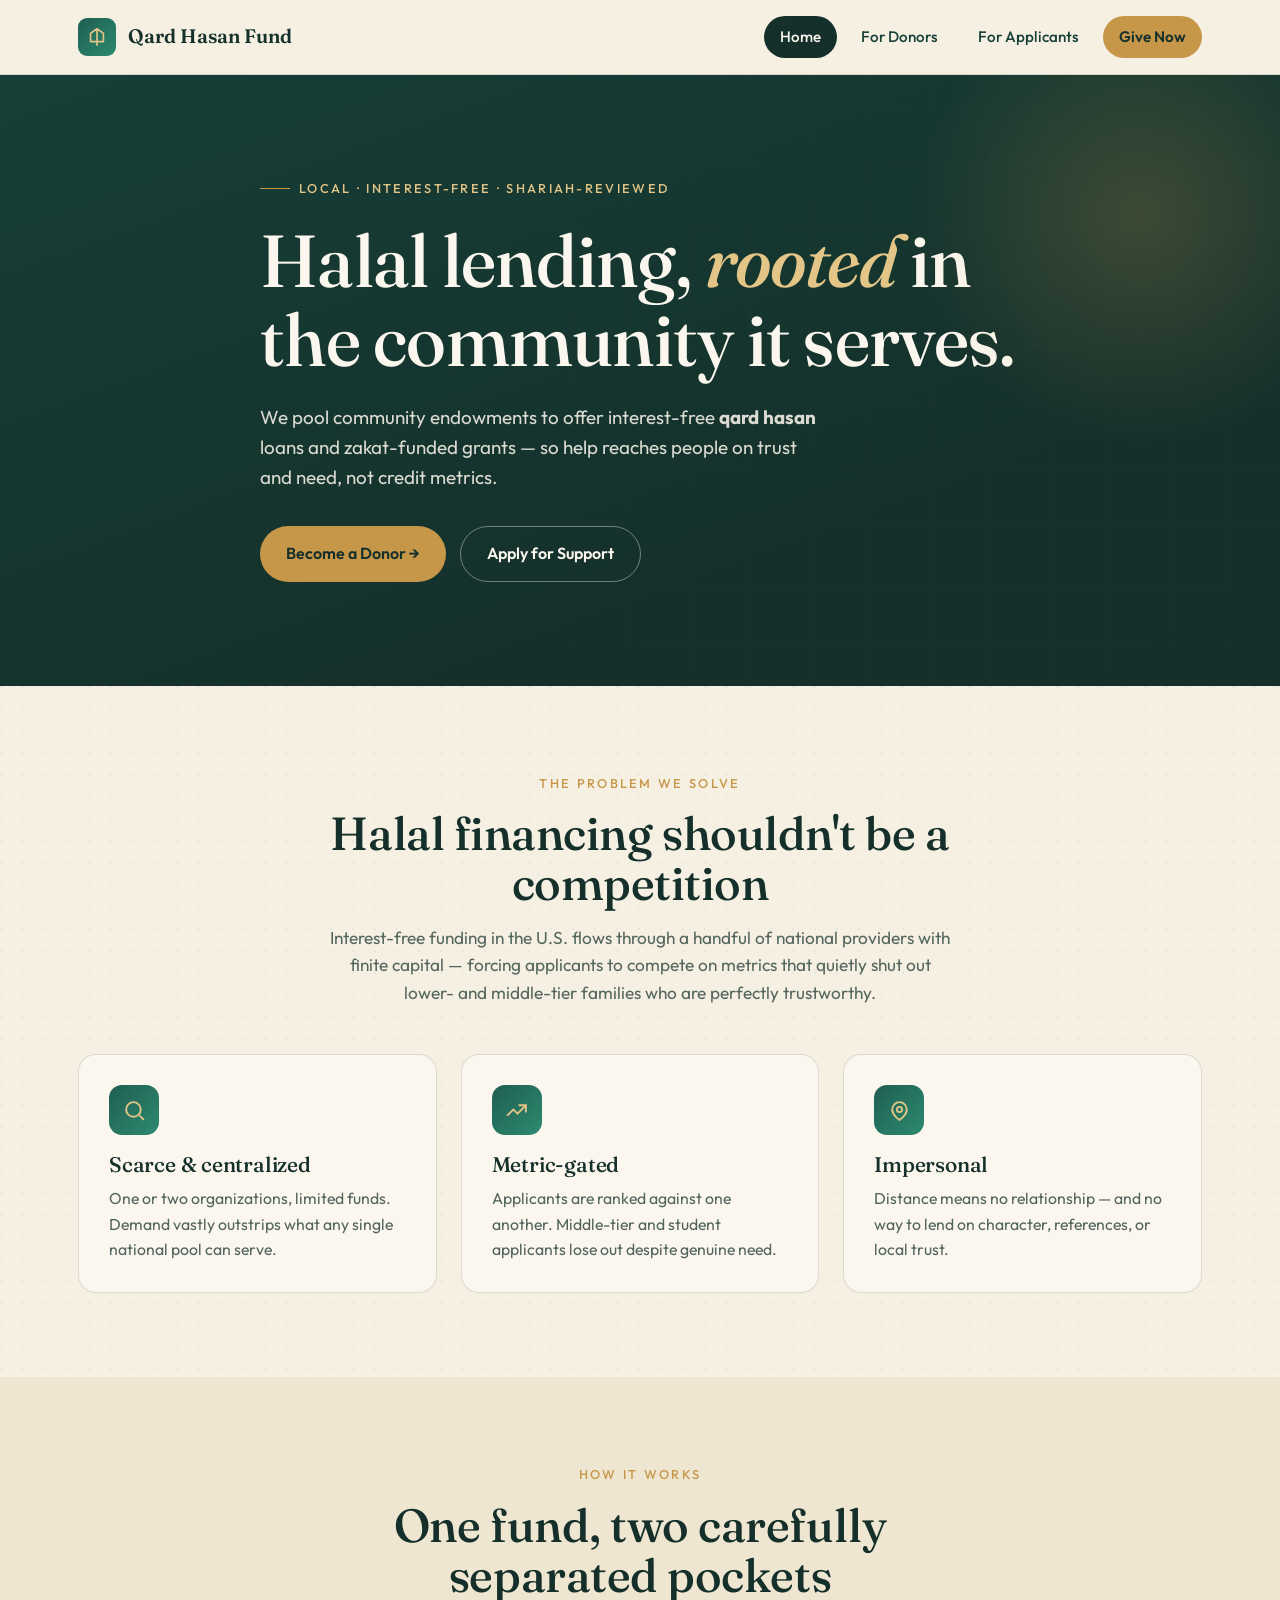
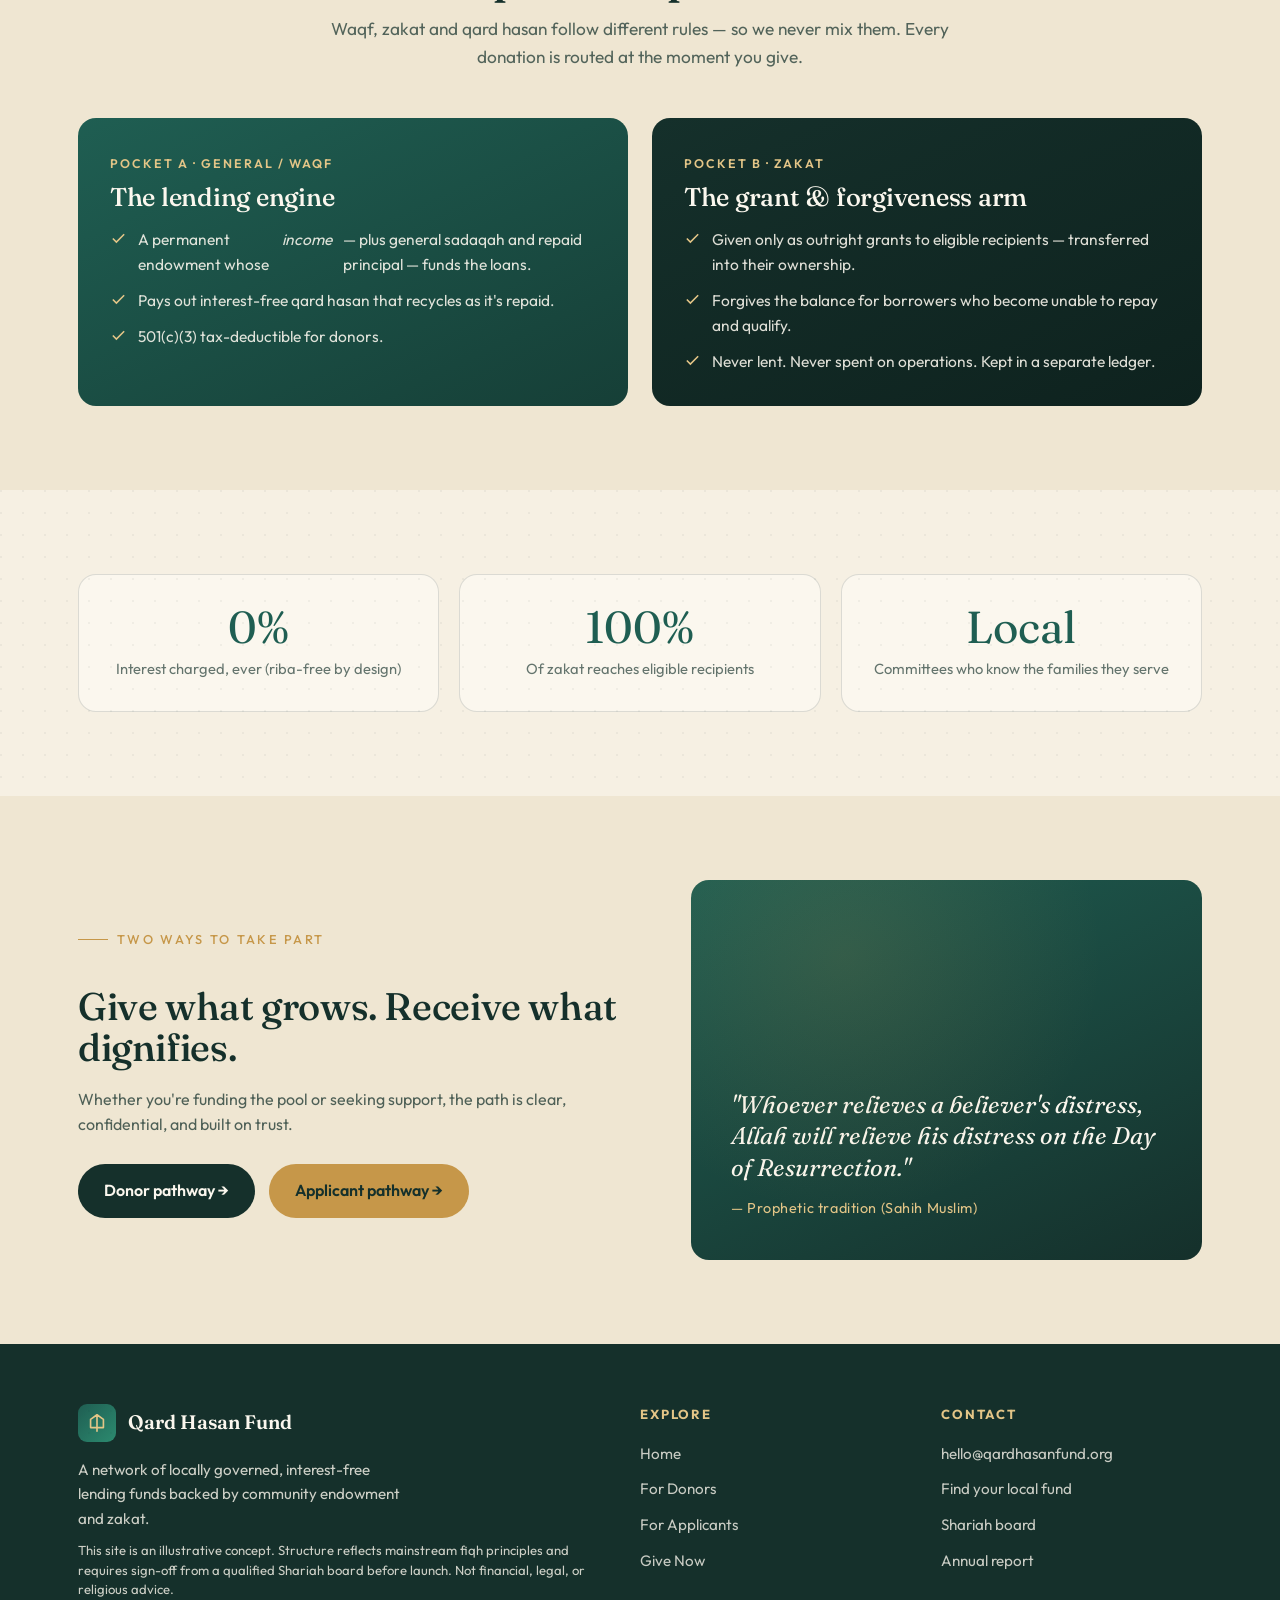
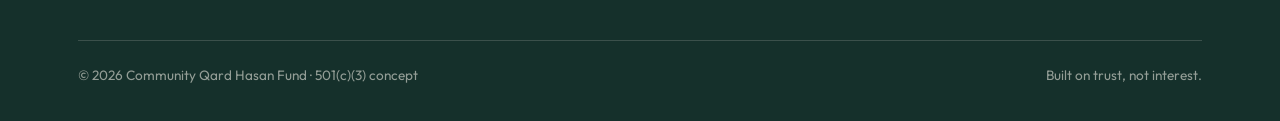
<file: index.html>
<!DOCTYPE html>
<html lang="en">
<head>
<meta charset="UTF-8">
<meta name="viewport" content="width=device-width,initial-scale=1">
<title>Community Qard Hasan Fund — Interest-Free, Faith-Aligned Lending</title>
<link rel="stylesheet" href="styles.css">
</head>
<body>
<nav>
  <div class="container nav-in">
    <a href="index.html" class="brand">
      <span class="mark"><svg viewBox="0 0 24 24" fill="none" stroke="currentColor" stroke-width="1.8"><path d="M12 3v18M5 8l7-5 7 5M5 8v9h14V8" stroke-linecap="round" stroke-linejoin="round"/></svg></span>
      Qard&nbsp;Hasan&nbsp;Fund
    </a>
    <button class="burger" id="burger"><svg width="26" height="26" viewBox="0 0 24 24" stroke="currentColor" stroke-width="2"><path d="M4 7h16M4 12h16M4 17h16"/></svg></button>
    <div class="nav-links" id="navlinks">
      <a href="index.html" class="active">Home</a>
      <a href="donors.html">For Donors</a>
      <a href="borrowers.html">For Applicants</a>
      <a href="donors.html#give" class="cta">Give Now</a>
    </div>
  </div>
</nav>

<header class="hero">
  <div class="hero-grid"></div>
  <div class="container hero-in">
    <span class="eyebrow reveal">Local · Interest-free · Shariah-reviewed</span>
    <h1 class="reveal">Halal lending, <em>rooted</em> in the community it serves.</h1>
    <p class="reveal">We pool community endowments to offer interest-free <strong>qard hasan</strong> loans and zakat-funded grants — so help reaches people on trust and need, not credit metrics.</p>
    <div class="btn-row reveal">
      <a href="donors.html#give" class="btn btn-gold">Become a Donor →</a>
      <a href="borrowers.html#apply" class="btn btn-ghost">Apply for Support</a>
    </div>
  </div>
</header>

<section class="pattern-bg">
  <div class="container">
    <div class="sec-head center">
      <span class="eyebrow">The problem we solve</span>
      <h2>Halal financing shouldn't be a competition</h2>
      <p>Interest-free funding in the U.S. flows through a handful of national providers with finite capital — forcing applicants to compete on metrics that quietly shut out lower- and middle-tier families who are perfectly trustworthy.</p>
    </div>
    <div class="grid g-3">
      <div class="card reveal">
        <div class="ic"><svg viewBox="0 0 24 24" fill="none" stroke="currentColor" stroke-width="1.8"><circle cx="11" cy="11" r="7"/><path d="m21 21-4.3-4.3"/></svg></div>
        <h3>Scarce & centralized</h3>
        <p>One or two organizations, limited funds. Demand vastly outstrips what any single national pool can serve.</p>
      </div>
      <div class="card reveal">
        <div class="ic"><svg viewBox="0 0 24 24" fill="none" stroke="currentColor" stroke-width="1.8"><path d="M3 17l6-6 4 4 7-7M14 7h7v7"/></svg></div>
        <h3>Metric-gated</h3>
        <p>Applicants are ranked against one another. Middle-tier and student applicants lose out despite genuine need.</p>
      </div>
      <div class="card reveal">
        <div class="ic"><svg viewBox="0 0 24 24" fill="none" stroke="currentColor" stroke-width="1.8"><path d="M12 21s-7-4.5-7-10a7 7 0 0 1 14 0c0 5.5-7 10-7 10z"/><circle cx="12" cy="11" r="2.5"/></svg></div>
        <h3>Impersonal</h3>
        <p>Distance means no relationship — and no way to lend on character, references, or local trust.</p>
      </div>
    </div>
  </div>
</section>

<section style="background:var(--parch-2)">
  <div class="container">
    <div class="sec-head center">
      <span class="eyebrow">How it works</span>
      <h2>One fund, two carefully separated pockets</h2>
      <p>Waqf, zakat and qard hasan follow different rules — so we never mix them. Every donation is routed at the moment you give.</p>
    </div>
    <div class="pockets">
      <div class="pocket a reveal">
        <span class="lbl">Pocket A · General / Waqf</span>
        <h3>The lending engine</h3>
        <ul>
          <li><svg viewBox="0 0 24 24" fill="none" stroke="currentColor" stroke-width="2.2"><path d="M20 6 9 17l-5-5"/></svg> A permanent endowment whose <em>income</em> — plus general sadaqah and repaid principal — funds the loans.</li>
          <li><svg viewBox="0 0 24 24" fill="none" stroke="currentColor" stroke-width="2.2"><path d="M20 6 9 17l-5-5"/></svg> Pays out interest-free qard hasan that recycles as it's repaid.</li>
          <li><svg viewBox="0 0 24 24" fill="none" stroke="currentColor" stroke-width="2.2"><path d="M20 6 9 17l-5-5"/></svg> 501(c)(3) tax-deductible for donors.</li>
        </ul>
      </div>
      <div class="pocket b reveal">
        <span class="lbl">Pocket B · Zakat</span>
        <h3>The grant & forgiveness arm</h3>
        <ul>
          <li><svg viewBox="0 0 24 24" fill="none" stroke="currentColor" stroke-width="2.2"><path d="M20 6 9 17l-5-5"/></svg> Given only as outright grants to eligible recipients — transferred into their ownership.</li>
          <li><svg viewBox="0 0 24 24" fill="none" stroke="currentColor" stroke-width="2.2"><path d="M20 6 9 17l-5-5"/></svg> Forgives the balance for borrowers who become unable to repay and qualify.</li>
          <li><svg viewBox="0 0 24 24" fill="none" stroke="currentColor" stroke-width="2.2"><path d="M20 6 9 17l-5-5"/></svg> Never lent. Never spent on operations. Kept in a separate ledger.</li>
        </ul>
      </div>
    </div>
  </div>
</section>

<section class="pattern-bg">
  <div class="container">
    <div class="stats">
      <div class="stat reveal"><div class="n">0%</div><div class="l">Interest charged, ever (riba-free by design)</div></div>
      <div class="stat reveal"><div class="n">100%</div><div class="l">Of zakat reaches eligible recipients</div></div>
      <div class="stat reveal"><div class="n">Local</div><div class="l">Committees who know the families they serve</div></div>
    </div>
  </div>
</section>

<section style="background:var(--parch-2)">
  <div class="container split">
    <div class="reveal">
      <span class="eyebrow" style="color:var(--gold)">Two ways to take part</span>
      <h2 class="serif" style="font-size:2.4rem;margin:14px 0 18px">Give what grows. Receive what dignifies.</h2>
      <p style="color:rgba(21,48,43,.74);margin-bottom:26px">Whether you're funding the pool or seeking support, the path is clear, confidential, and built on trust.</p>
      <div class="btn-row">
        <a href="donors.html" class="btn btn-dark">Donor pathway →</a>
        <a href="borrowers.html" class="btn" style="background:var(--gold);color:var(--ink)">Applicant pathway →</a>
      </div>
    </div>
    <div class="media reveal">
      <div class="quote">"Whoever relieves a believer's distress, Allah will relieve his distress on the Day of Resurrection."</div>
      <div class="cite">— Prophetic tradition (Sahih Muslim)</div>
    </div>
  </div>
</section>

<footer class="pattern-bg" id="contact">
  <div class="container">
    <div class="foot-grid">
      <div>
        <div class="brand" style="margin-bottom:16px">
          <span class="mark"><svg viewBox="0 0 24 24" fill="none" stroke="currentColor" stroke-width="1.8"><path d="M12 3v18M5 8l7-5 7 5M5 8v9h14V8" stroke-linecap="round" stroke-linejoin="round"/></svg></span>
          Qard Hasan Fund
        </div>
        <p style="font-size:.95rem;max-width:340px">A network of locally governed, interest-free lending funds backed by community endowment and zakat.</p>
        <p class="disc">This site is an illustrative concept. Structure reflects mainstream fiqh principles and requires sign-off from a qualified Shariah board before launch. Not financial, legal, or religious advice.</p>
      </div>
      <div>
        <h4>Explore</h4>
        <ul>
          <li><a href="index.html">Home</a></li>
          <li><a href="donors.html">For Donors</a></li>
          <li><a href="borrowers.html">For Applicants</a></li>
          <li><a href="donors.html#give">Give Now</a></li>
        </ul>
      </div>
      <div>
        <h4>Contact</h4>
        <ul>
          <li><a href="#">hello@qardhasanfund.org</a></li>
          <li><a href="#">Find your local fund</a></li>
          <li><a href="#">Shariah board</a></li>
          <li><a href="#">Annual report</a></li>
        </ul>
      </div>
    </div>
    <div class="foot-bot">
      <span>© 2026 Community Qard Hasan Fund · 501(c)(3) concept</span>
      <span>Built on trust, not interest.</span>
    </div>
  </div>
</footer>
<script src="app.js"></script>
</body>
</html>
</file>
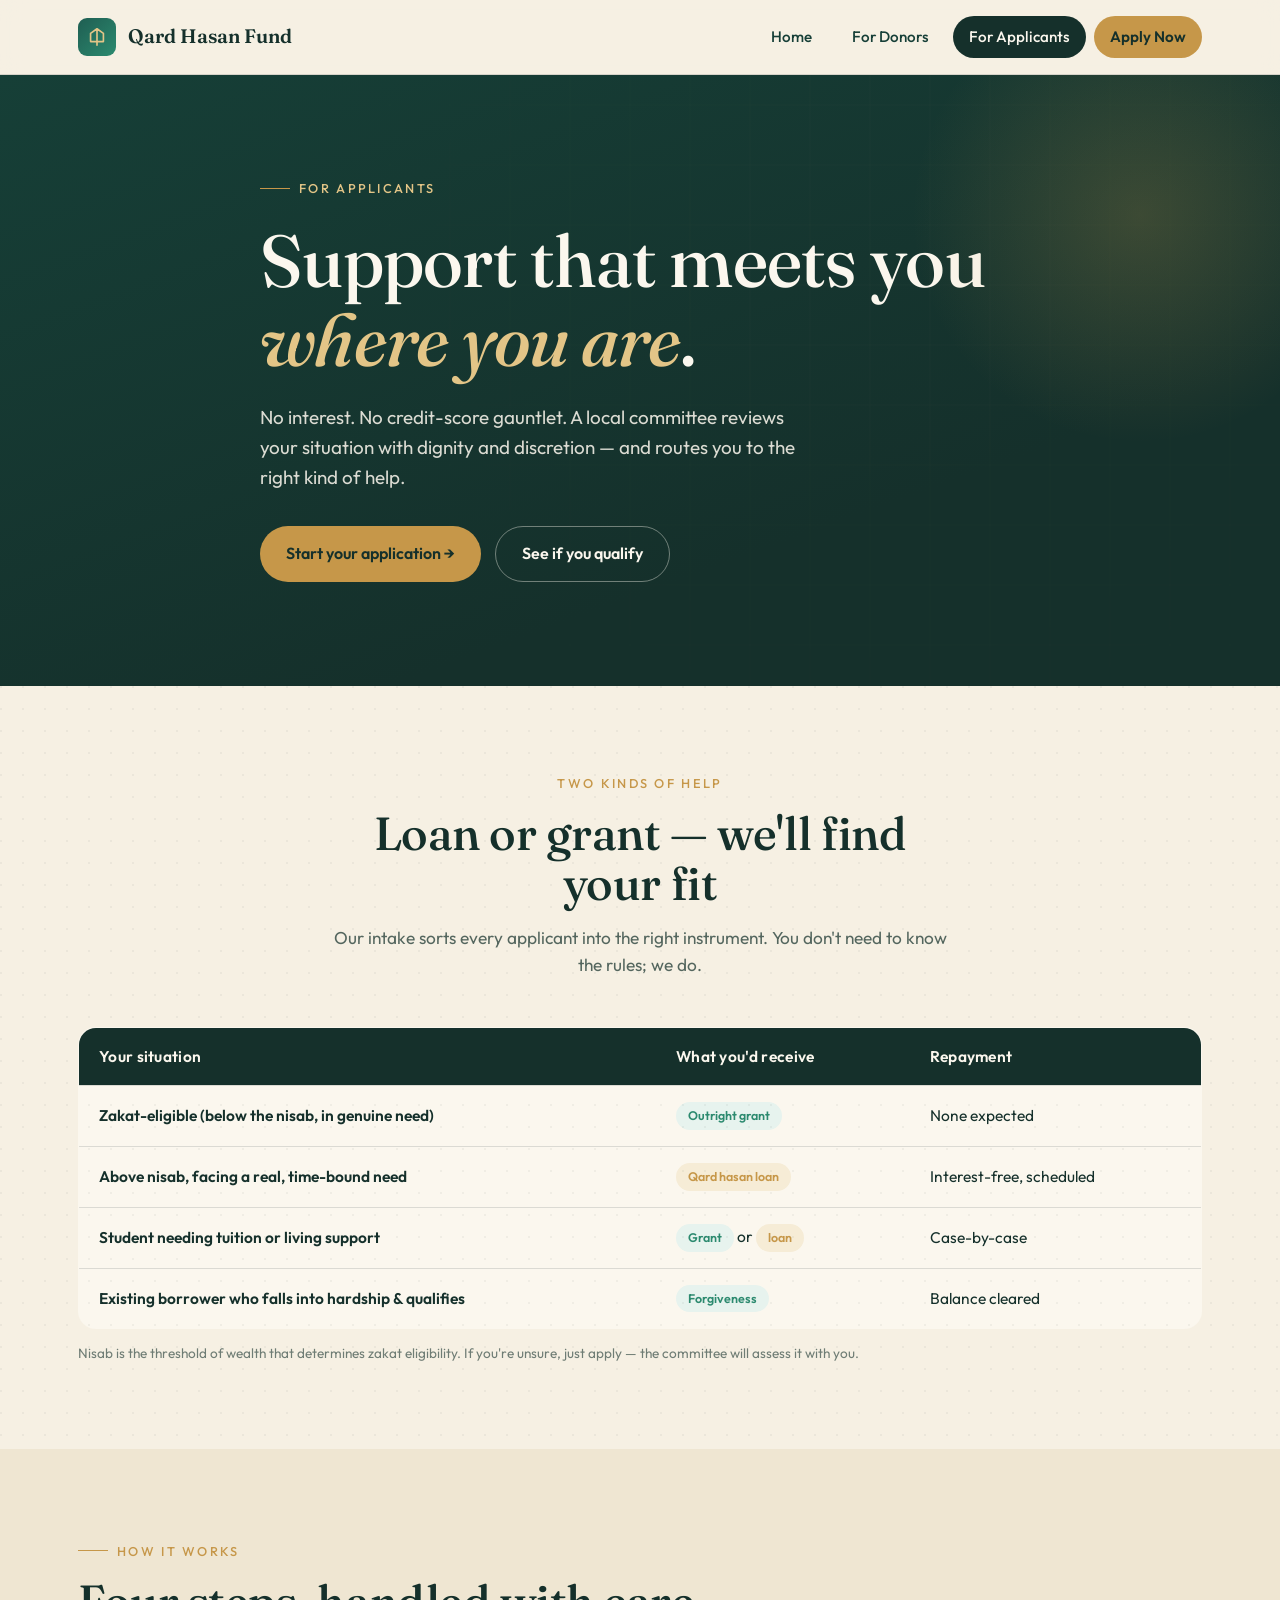
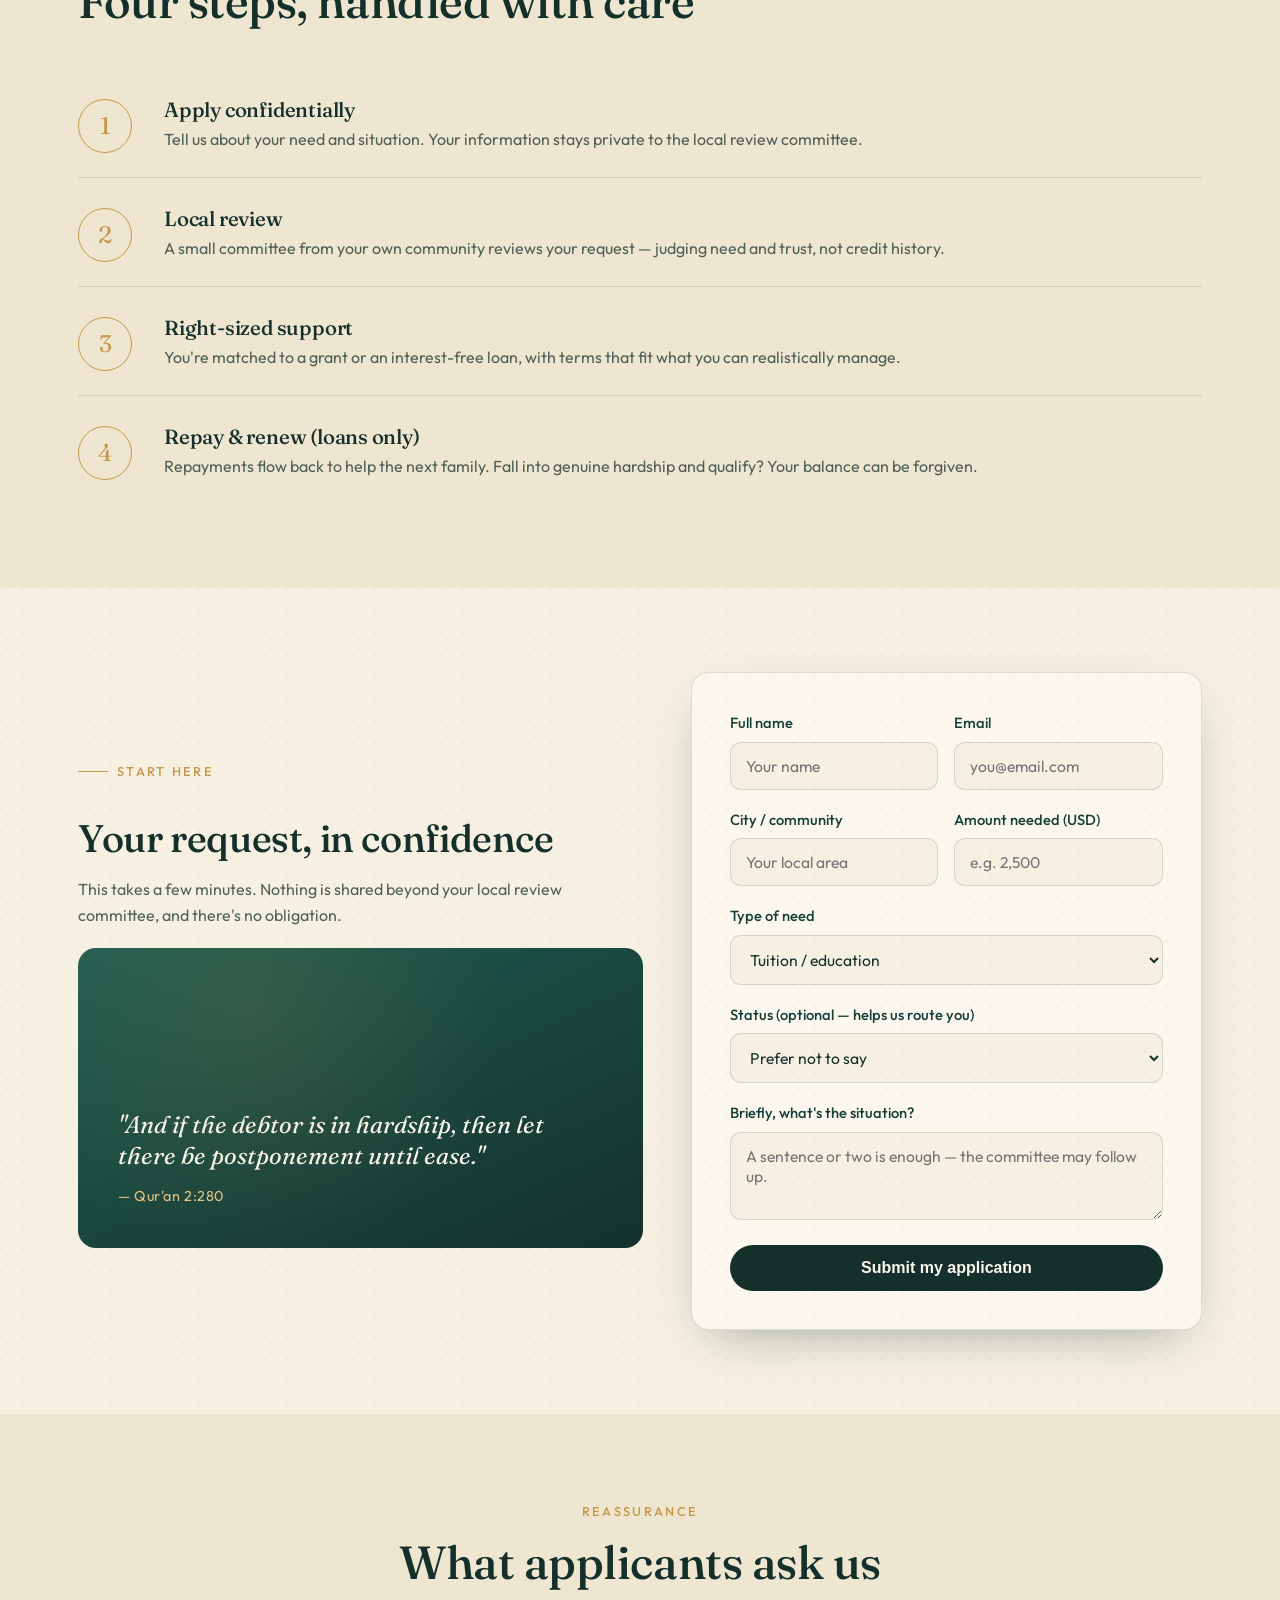
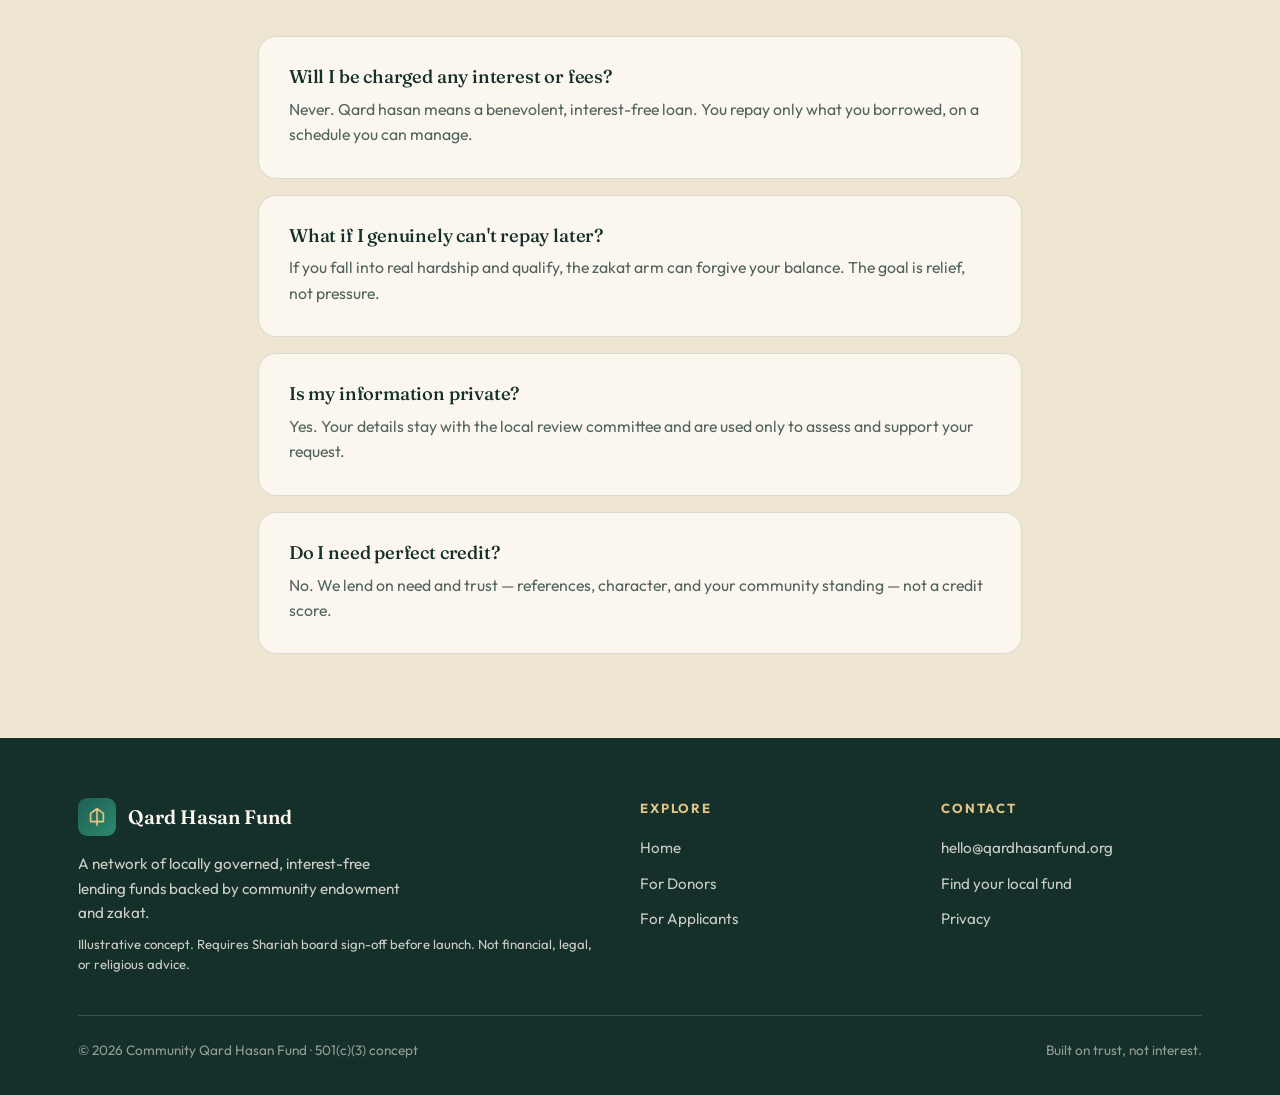
<file: borrowers.html>
<!DOCTYPE html>
<html lang="en">
<head>
<meta charset="UTF-8">
<meta name="viewport" content="width=device-width,initial-scale=1">
<title>For Applicants — Community Qard Hasan Fund</title>
<link rel="stylesheet" href="styles.css">
</head>
<body>
<nav>
  <div class="container nav-in">
    <a href="index.html" class="brand">
      <span class="mark"><svg viewBox="0 0 24 24" fill="none" stroke="currentColor" stroke-width="1.8"><path d="M12 3v18M5 8l7-5 7 5M5 8v9h14V8" stroke-linecap="round" stroke-linejoin="round"/></svg></span>
      Qard&nbsp;Hasan&nbsp;Fund
    </a>
    <button class="burger" id="burger"><svg width="26" height="26" viewBox="0 0 24 24" stroke="currentColor" stroke-width="2"><path d="M4 7h16M4 12h16M4 17h16"/></svg></button>
    <div class="nav-links" id="navlinks">
      <a href="index.html">Home</a>
      <a href="donors.html">For Donors</a>
      <a href="borrowers.html" class="active">For Applicants</a>
      <a href="#apply" class="cta">Apply Now</a>
    </div>
  </div>
</nav>

<header class="hero">
  <div class="hero-grid"></div>
  <div class="container hero-in">
    <span class="eyebrow reveal">For Applicants</span>
    <h1 class="reveal">Support that meets you <em>where you are</em>.</h1>
    <p class="reveal">No interest. No credit-score gauntlet. A local committee reviews your situation with dignity and discretion — and routes you to the right kind of help.</p>
    <div class="btn-row reveal">
      <a href="#apply" class="btn btn-gold">Start your application →</a>
      <a href="#paths" class="btn btn-ghost">See if you qualify</a>
    </div>
  </div>
</header>

<section class="pattern-bg" id="paths">
  <div class="container">
    <div class="sec-head center">
      <span class="eyebrow">Two kinds of help</span>
      <h2>Loan or grant — we'll find your fit</h2>
      <p>Our intake sorts every applicant into the right instrument. You don't need to know the rules; we do.</p>
    </div>
    <table class="elig reveal">
      <thead><tr><th>Your situation</th><th>What you'd receive</th><th>Repayment</th></tr></thead>
      <tbody>
        <tr><td>Zakat-eligible (below the nisab, in genuine need)</td><td><span class="pill grant">Outright grant</span></td><td>None expected</td></tr>
        <tr><td>Above nisab, facing a real, time-bound need</td><td><span class="pill loan">Qard hasan loan</span></td><td>Interest-free, scheduled</td></tr>
        <tr><td>Student needing tuition or living support</td><td><span class="pill grant">Grant</span> or <span class="pill loan">loan</span></td><td>Case-by-case</td></tr>
        <tr><td>Existing borrower who falls into hardship & qualifies</td><td><span class="pill grant">Forgiveness</span></td><td>Balance cleared</td></tr>
      </tbody>
    </table>
    <p class="note" style="margin-top:14px">Nisab is the threshold of wealth that determines zakat eligibility. If you're unsure, just apply — the committee will assess it with you.</p>
  </div>
</section>

<section style="background:var(--parch-2)">
  <div class="container">
    <div class="sec-head"><span class="eyebrow">How it works</span><h2>Four steps, handled with care</h2></div>
    <div class="steps">
      <div class="step reveal"><div class="num"></div><div><h3>Apply confidentially</h3><p>Tell us about your need and situation. Your information stays private to the local review committee.</p></div></div>
      <div class="step reveal"><div class="num"></div><div><h3>Local review</h3><p>A small committee from your own community reviews your request — judging need and trust, not credit history.</p></div></div>
      <div class="step reveal"><div class="num"></div><div><h3>Right-sized support</h3><p>You're matched to a grant or an interest-free loan, with terms that fit what you can realistically manage.</p></div></div>
      <div class="step reveal"><div class="num"></div><div><h3>Repay & renew (loans only)</h3><p>Repayments flow back to help the next family. Fall into genuine hardship and qualify? Your balance can be forgiven.</p></div></div>
    </div>
  </div>
</section>

<section class="pattern-bg" id="apply">
  <div class="container">
    <div class="split">
      <div class="reveal">
        <span class="eyebrow" style="color:var(--gold)">Start here</span>
        <h2 class="serif" style="font-size:2.4rem;margin:14px 0 18px">Your request, in confidence</h2>
        <p style="color:rgba(21,48,43,.74);margin-bottom:20px">This takes a few minutes. Nothing is shared beyond your local review committee, and there's no obligation.</p>
        <div class="media" style="min-height:300px">
          <div class="quote">"And if the debtor is in hardship, then let there be postponement until ease."</div>
          <div class="cite">— Qur'an 2:280</div>
        </div>
      </div>
      <div class="reveal">
        <form class="form-wrap" id="applyForm">
          <div class="two-col">
            <div class="field"><label>Full name</label><input type="text" required placeholder="Your name"></div>
            <div class="field"><label>Email</label><input type="email" required placeholder="you@email.com"></div>
          </div>
          <div class="two-col">
            <div class="field"><label>City / community</label><input type="text" required placeholder="Your local area"></div>
            <div class="field"><label>Amount needed (USD)</label><input type="number" min="1" required placeholder="e.g. 2,500"></div>
          </div>
          <div class="field">
            <label>Type of need</label>
            <select><option>Tuition / education</option><option>Rent / housing</option><option>Medical</option><option>Debt relief</option><option>Business / tools</option><option>Other essential need</option></select>
          </div>
          <div class="field">
            <label>Status (optional — helps us route you)</label>
            <select><option>Prefer not to say</option><option>Full-time student</option><option>I believe I'm zakat-eligible</option><option>Employed, facing a temporary gap</option></select>
          </div>
          <div class="field">
            <label>Briefly, what's the situation?</label>
            <textarea rows="3" placeholder="A sentence or two is enough — the committee may follow up."></textarea>
          </div>
          <button type="submit" class="btn btn-dark" style="width:100%;justify-content:center">Submit my application</button>
          <div class="alert ok" id="applyAlert">Thank you — this is a concept demo, so nothing was submitted. In a live fund, your local committee would reach out within a few days, in confidence.</div>
        </form>
      </div>
    </div>
  </div>
</section>

<section style="background:var(--parch-2)">
  <div class="container" style="max-width:820px">
    <div class="sec-head center"><span class="eyebrow">Reassurance</span><h2>What applicants ask us</h2></div>
    <div class="grid" style="gap:16px">
      <div class="card reveal"><h3 style="font-size:1.15rem">Will I be charged any interest or fees?</h3><p>Never. Qard hasan means a benevolent, interest-free loan. You repay only what you borrowed, on a schedule you can manage.</p></div>
      <div class="card reveal"><h3 style="font-size:1.15rem">What if I genuinely can't repay later?</h3><p>If you fall into real hardship and qualify, the zakat arm can forgive your balance. The goal is relief, not pressure.</p></div>
      <div class="card reveal"><h3 style="font-size:1.15rem">Is my information private?</h3><p>Yes. Your details stay with the local review committee and are used only to assess and support your request.</p></div>
      <div class="card reveal"><h3 style="font-size:1.15rem">Do I need perfect credit?</h3><p>No. We lend on need and trust — references, character, and your community standing — not a credit score.</p></div>
    </div>
  </div>
</section>

<footer class="pattern-bg">
  <div class="container">
    <div class="foot-grid">
      <div>
        <div class="brand" style="margin-bottom:16px">
          <span class="mark"><svg viewBox="0 0 24 24" fill="none" stroke="currentColor" stroke-width="1.8"><path d="M12 3v18M5 8l7-5 7 5M5 8v9h14V8" stroke-linecap="round" stroke-linejoin="round"/></svg></span>
          Qard Hasan Fund
        </div>
        <p style="font-size:.95rem;max-width:340px">A network of locally governed, interest-free lending funds backed by community endowment and zakat.</p>
        <p class="disc">Illustrative concept. Requires Shariah board sign-off before launch. Not financial, legal, or religious advice.</p>
      </div>
      <div><h4>Explore</h4><ul><li><a href="index.html">Home</a></li><li><a href="donors.html">For Donors</a></li><li><a href="borrowers.html">For Applicants</a></li></ul></div>
      <div><h4>Contact</h4><ul><li><a href="#">hello@qardhasanfund.org</a></li><li><a href="#">Find your local fund</a></li><li><a href="#">Privacy</a></li></ul></div>
    </div>
    <div class="foot-bot"><span>© 2026 Community Qard Hasan Fund · 501(c)(3) concept</span><span>Built on trust, not interest.</span></div>
  </div>
</footer>
<script src="app.js"></script>
</body>
</html>
</file>
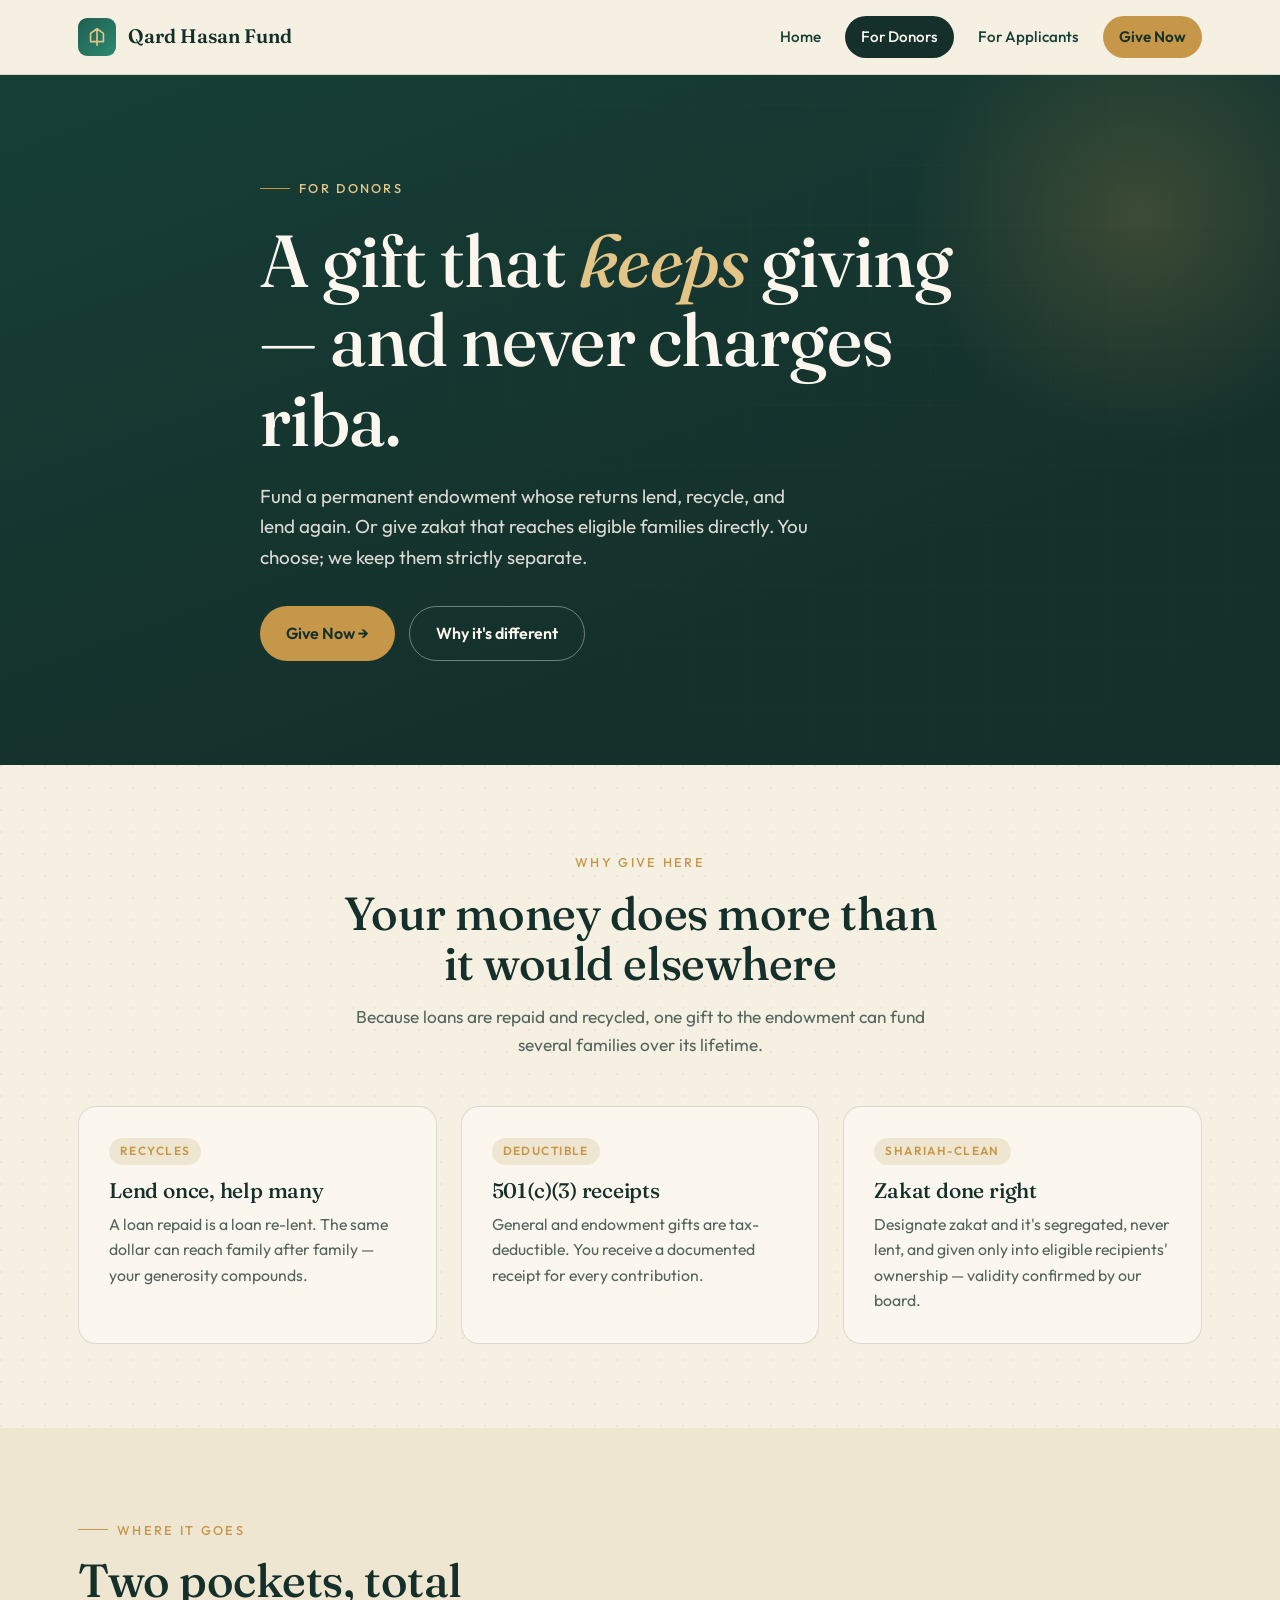
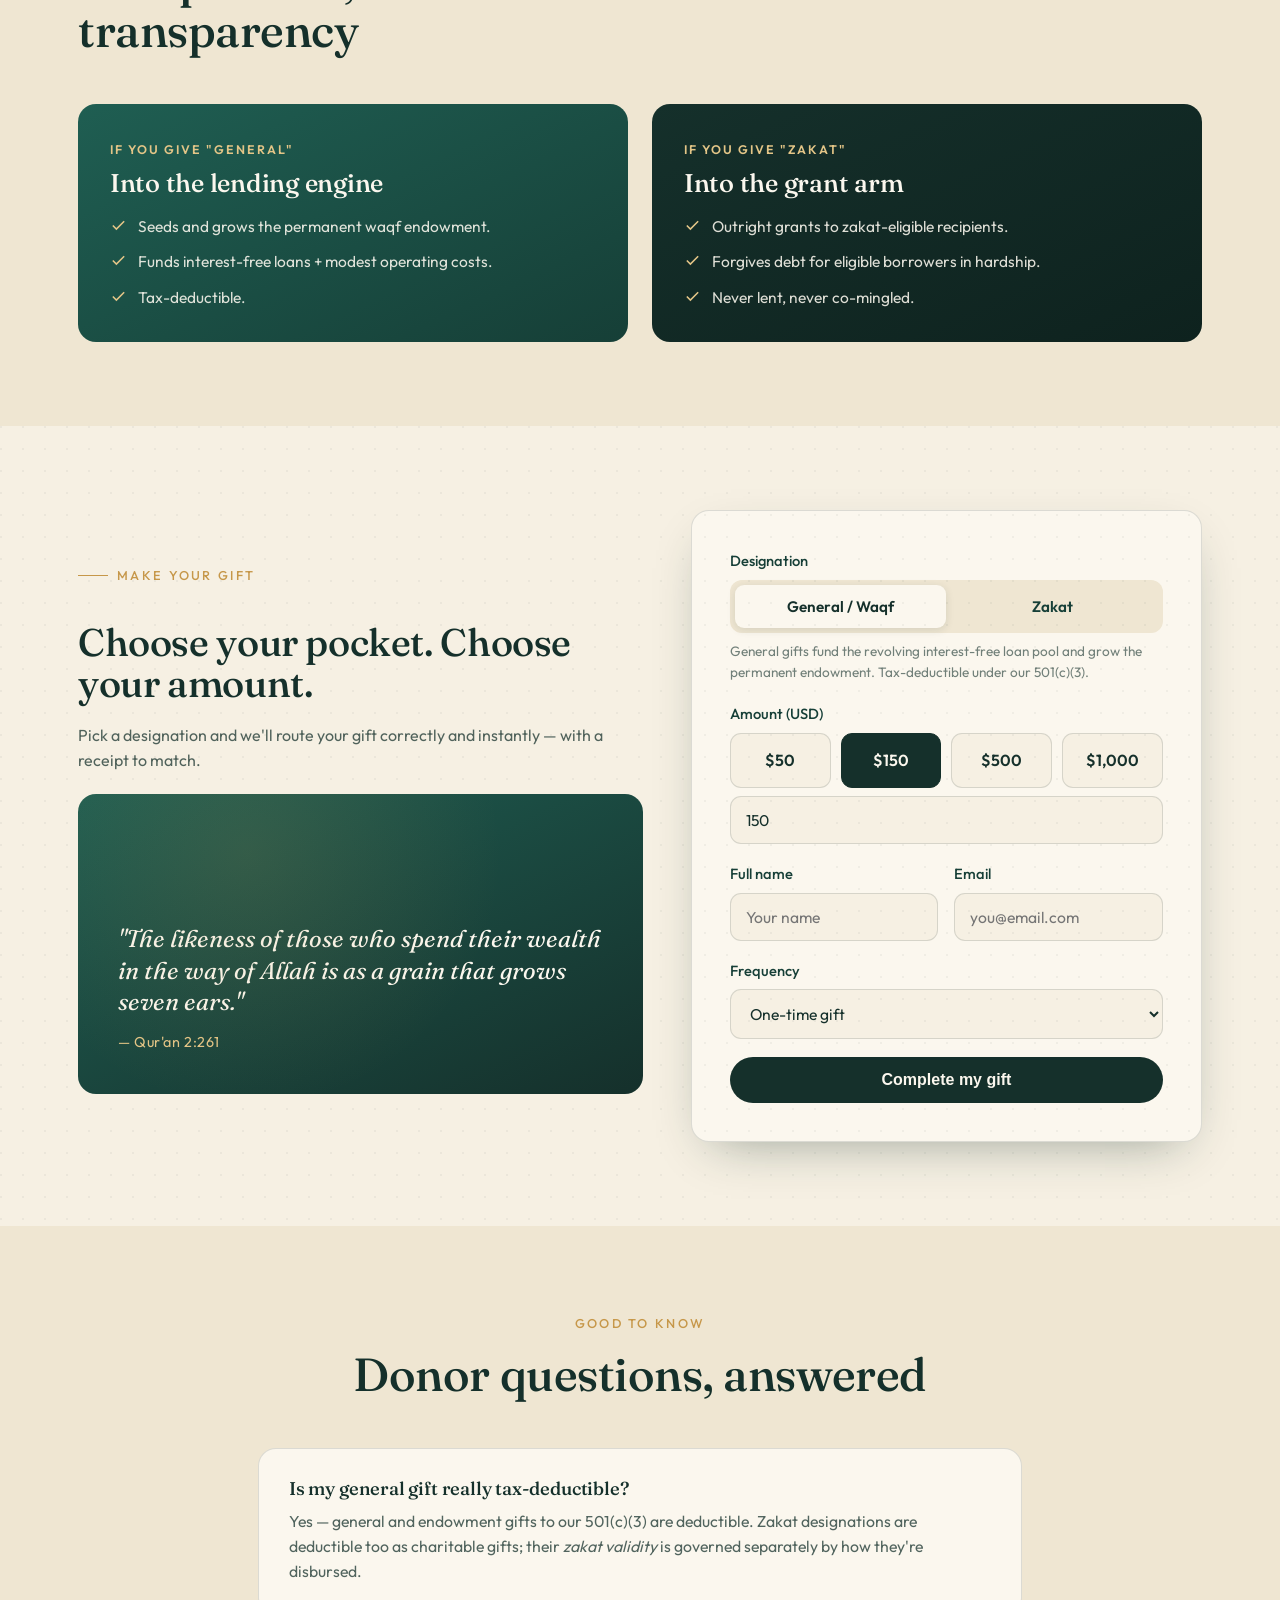
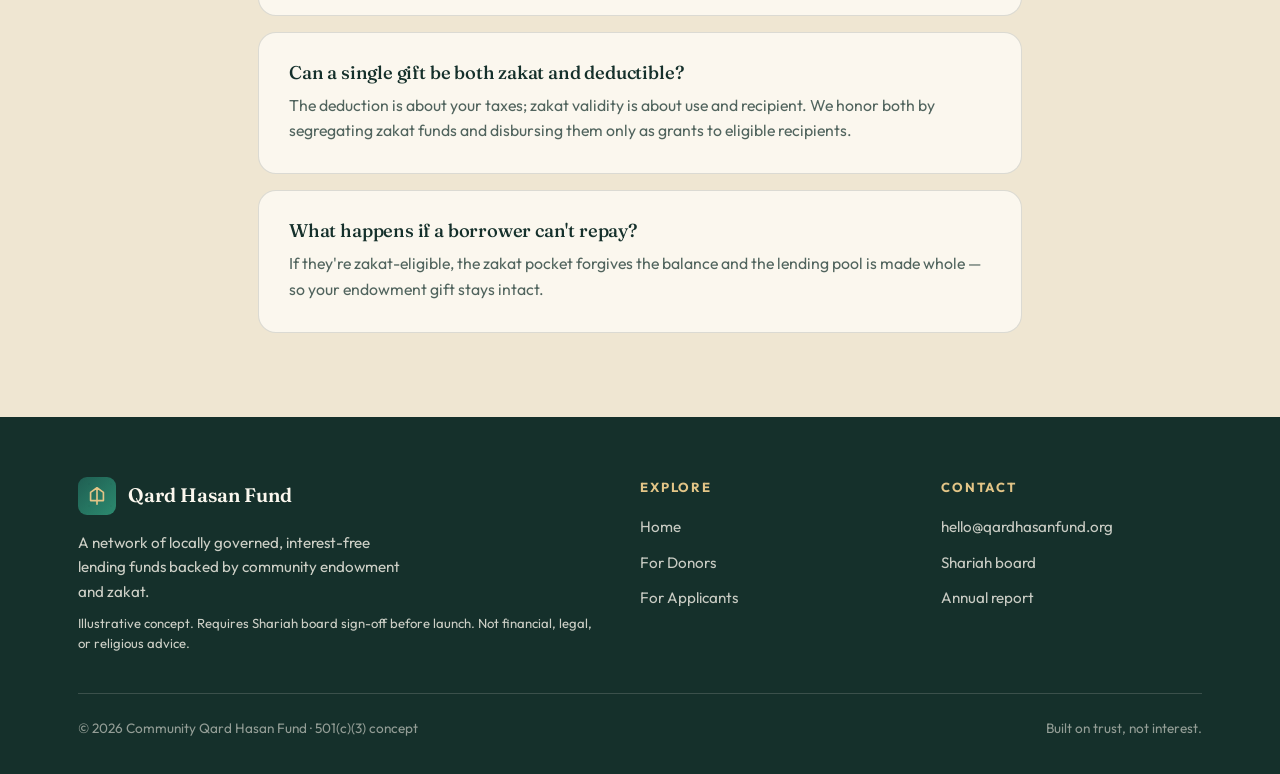
<file: donors.html>
<!DOCTYPE html>
<html lang="en">
<head>
<meta charset="UTF-8">
<meta name="viewport" content="width=device-width,initial-scale=1">
<title>For Donors — Community Qard Hasan Fund</title>
<link rel="stylesheet" href="styles.css">
</head>
<body>
<nav>
  <div class="container nav-in">
    <a href="index.html" class="brand">
      <span class="mark"><svg viewBox="0 0 24 24" fill="none" stroke="currentColor" stroke-width="1.8"><path d="M12 3v18M5 8l7-5 7 5M5 8v9h14V8" stroke-linecap="round" stroke-linejoin="round"/></svg></span>
      Qard&nbsp;Hasan&nbsp;Fund
    </a>
    <button class="burger" id="burger"><svg width="26" height="26" viewBox="0 0 24 24" stroke="currentColor" stroke-width="2"><path d="M4 7h16M4 12h16M4 17h16"/></svg></button>
    <div class="nav-links" id="navlinks">
      <a href="index.html">Home</a>
      <a href="donors.html" class="active">For Donors</a>
      <a href="borrowers.html">For Applicants</a>
      <a href="#give" class="cta">Give Now</a>
    </div>
  </div>
</nav>

<header class="hero">
  <div class="hero-grid"></div>
  <div class="container hero-in">
    <span class="eyebrow reveal">For Donors</span>
    <h1 class="reveal">A gift that <em>keeps</em> giving — and never charges riba.</h1>
    <p class="reveal">Fund a permanent endowment whose returns lend, recycle, and lend again. Or give zakat that reaches eligible families directly. You choose; we keep them strictly separate.</p>
    <div class="btn-row reveal">
      <a href="#give" class="btn btn-gold">Give Now →</a>
      <a href="#why" class="btn btn-ghost">Why it's different</a>
    </div>
  </div>
</header>

<section class="pattern-bg" id="why">
  <div class="container">
    <div class="sec-head center">
      <span class="eyebrow">Why give here</span>
      <h2>Your money does more than it would elsewhere</h2>
      <p>Because loans are repaid and recycled, one gift to the endowment can fund several families over its lifetime.</p>
    </div>
    <div class="grid g-3">
      <div class="card reveal">
        <span class="tag">Recycles</span>
        <h3>Lend once, help many</h3>
        <p>A loan repaid is a loan re-lent. The same dollar can reach family after family — your generosity compounds.</p>
      </div>
      <div class="card reveal">
        <span class="tag">Deductible</span>
        <h3>501(c)(3) receipts</h3>
        <p>General and endowment gifts are tax-deductible. You receive a documented receipt for every contribution.</p>
      </div>
      <div class="card reveal">
        <span class="tag">Shariah-clean</span>
        <h3>Zakat done right</h3>
        <p>Designate zakat and it's segregated, never lent, and given only into eligible recipients' ownership — validity confirmed by our board.</p>
      </div>
    </div>
  </div>
</section>

<section style="background:var(--parch-2)">
  <div class="container">
    <div class="sec-head">
      <span class="eyebrow">Where it goes</span>
      <h2>Two pockets, total transparency</h2>
    </div>
    <div class="pockets">
      <div class="pocket a reveal">
        <span class="lbl">If you give "General"</span>
        <h3>Into the lending engine</h3>
        <ul>
          <li><svg viewBox="0 0 24 24" fill="none" stroke="currentColor" stroke-width="2.2"><path d="M20 6 9 17l-5-5"/></svg> Seeds and grows the permanent waqf endowment.</li>
          <li><svg viewBox="0 0 24 24" fill="none" stroke="currentColor" stroke-width="2.2"><path d="M20 6 9 17l-5-5"/></svg> Funds interest-free loans + modest operating costs.</li>
          <li><svg viewBox="0 0 24 24" fill="none" stroke="currentColor" stroke-width="2.2"><path d="M20 6 9 17l-5-5"/></svg> Tax-deductible.</li>
        </ul>
      </div>
      <div class="pocket b reveal">
        <span class="lbl">If you give "Zakat"</span>
        <h3>Into the grant arm</h3>
        <ul>
          <li><svg viewBox="0 0 24 24" fill="none" stroke="currentColor" stroke-width="2.2"><path d="M20 6 9 17l-5-5"/></svg> Outright grants to zakat-eligible recipients.</li>
          <li><svg viewBox="0 0 24 24" fill="none" stroke="currentColor" stroke-width="2.2"><path d="M20 6 9 17l-5-5"/></svg> Forgives debt for eligible borrowers in hardship.</li>
          <li><svg viewBox="0 0 24 24" fill="none" stroke="currentColor" stroke-width="2.2"><path d="M20 6 9 17l-5-5"/></svg> Never lent, never co-mingled.</li>
        </ul>
      </div>
    </div>
  </div>
</section>

<section class="pattern-bg" id="give">
  <div class="container">
    <div class="split">
      <div class="reveal">
        <span class="eyebrow" style="color:var(--gold)">Make your gift</span>
        <h2 class="serif" style="font-size:2.4rem;margin:14px 0 18px">Choose your pocket. Choose your amount.</h2>
        <p style="color:rgba(21,48,43,.74);margin-bottom:20px">Pick a designation and we'll route your gift correctly and instantly — with a receipt to match.</p>
        <div class="media" style="min-height:300px">
          <div class="quote">"The likeness of those who spend their wealth in the way of Allah is as a grain that grows seven ears."</div>
          <div class="cite">— Qur'an 2:261</div>
        </div>
      </div>
      <div class="reveal">
        <form class="form-wrap" id="donateForm">
          <div class="field">
            <label>Designation</label>
            <div class="toggle">
              <button type="button" class="on" data-k="general">General / Waqf</button>
              <button type="button" data-k="zakat">Zakat</button>
            </div>
            <p class="note" id="desigNote">General gifts fund the revolving interest-free loan pool and grow the permanent endowment. Tax-deductible under our 501(c)(3).</p>
          </div>
          <div class="field">
            <label>Amount (USD)</label>
            <div class="amounts">
              <div class="amt" data-v="50">$50</div>
              <div class="amt sel" data-v="150">$150</div>
              <div class="amt" data-v="500">$500</div>
              <div class="amt" data-v="1000">$1,000</div>
            </div>
            <input type="number" id="customAmt" value="150" min="1" required>
          </div>
          <div class="two-col">
            <div class="field"><label>Full name</label><input type="text" required placeholder="Your name"></div>
            <div class="field"><label>Email</label><input type="email" required placeholder="you@email.com"></div>
          </div>
          <div class="field">
            <label>Frequency</label>
            <select><option>One-time gift</option><option>Monthly</option><option>Quarterly</option><option>Annually</option></select>
          </div>
          <button type="submit" class="btn btn-dark" style="width:100%;justify-content:center">Complete my gift</button>
          <div class="alert ok" id="donateAlert">Jazakum Allahu khayran. This is a concept demo — no payment was processed. Your selections were captured correctly and routed to the chosen pocket.</div>
        </form>
      </div>
    </div>
  </div>
</section>

<section style="background:var(--parch-2)">
  <div class="container" style="max-width:820px">
    <div class="sec-head center"><span class="eyebrow">Good to know</span><h2>Donor questions, answered</h2></div>
    <div class="grid" style="gap:16px">
      <div class="card reveal"><h3 style="font-size:1.15rem">Is my general gift really tax-deductible?</h3><p>Yes — general and endowment gifts to our 501(c)(3) are deductible. Zakat designations are deductible too as charitable gifts; their <em>zakat validity</em> is governed separately by how they're disbursed.</p></div>
      <div class="card reveal"><h3 style="font-size:1.15rem">Can a single gift be both zakat and deductible?</h3><p>The deduction is about your taxes; zakat validity is about use and recipient. We honor both by segregating zakat funds and disbursing them only as grants to eligible recipients.</p></div>
      <div class="card reveal"><h3 style="font-size:1.15rem">What happens if a borrower can't repay?</h3><p>If they're zakat-eligible, the zakat pocket forgives the balance and the lending pool is made whole — so your endowment gift stays intact.</p></div>
    </div>
  </div>
</section>

<footer class="pattern-bg">
  <div class="container">
    <div class="foot-grid">
      <div>
        <div class="brand" style="margin-bottom:16px">
          <span class="mark"><svg viewBox="0 0 24 24" fill="none" stroke="currentColor" stroke-width="1.8"><path d="M12 3v18M5 8l7-5 7 5M5 8v9h14V8" stroke-linecap="round" stroke-linejoin="round"/></svg></span>
          Qard Hasan Fund
        </div>
        <p style="font-size:.95rem;max-width:340px">A network of locally governed, interest-free lending funds backed by community endowment and zakat.</p>
        <p class="disc">Illustrative concept. Requires Shariah board sign-off before launch. Not financial, legal, or religious advice.</p>
      </div>
      <div><h4>Explore</h4><ul><li><a href="index.html">Home</a></li><li><a href="donors.html">For Donors</a></li><li><a href="borrowers.html">For Applicants</a></li></ul></div>
      <div><h4>Contact</h4><ul><li><a href="#">hello@qardhasanfund.org</a></li><li><a href="#">Shariah board</a></li><li><a href="#">Annual report</a></li></ul></div>
    </div>
    <div class="foot-bot"><span>© 2026 Community Qard Hasan Fund · 501(c)(3) concept</span><span>Built on trust, not interest.</span></div>
  </div>
</footer>
<script src="app.js"></script>
</body>
</html>
</file>
<file: styles.css>
/* ============ Community Qard Hasan Fund ============ */
@import url('https://fonts.googleapis.com/css2?family=Fraunces:ital,opsz,wght@0,9..144,400;0,9..144,500;0,9..144,600;1,9..144,400&family=Outfit:wght@300;400;500;600&display=swap');

:root{
  --ink:#15302b;          /* deep evergreen ink */
  --teal:#1f5e52;
  --teal-d:#163f37;
  --emerald:#2c8a6f;
  --gold:#c69749;
  --gold-l:#e3c587;
  --parch:#f6f0e3;        /* parchment */
  --parch-2:#efe6d2;
  --cream:#fbf7ee;
  --line:rgba(21,48,43,.14);
  --shadow:0 18px 50px -22px rgba(21,48,43,.45);
  --radius:18px;
}

*{box-sizing:border-box;margin:0;padding:0}
html{scroll-behavior:smooth}
body{
  font-family:'Outfit',sans-serif;
  color:var(--ink);
  background:var(--parch);
  line-height:1.6;
  -webkit-font-smoothing:antialiased;
  overflow-x:hidden;
}
h1,h2,h3,.serif{font-family:'Fraunces',serif;font-weight:500;line-height:1.08;letter-spacing:-.01em}

/* arabesque pattern overlay */
.pattern-bg{position:relative}
.pattern-bg::before{
  content:"";position:absolute;inset:0;opacity:.05;pointer-events:none;
  background-image:
    radial-gradient(circle at 1px 1px, var(--ink) 1.2px, transparent 0);
  background-size:22px 22px;
}

a{color:inherit;text-decoration:none}
.container{max-width:1180px;margin:0 auto;padding:0 28px}

/* ---------- NAV ---------- */
nav{
  position:sticky;top:0;z-index:50;
  background:rgba(246,240,227,.82);
  backdrop-filter:blur(12px);
  border-bottom:1px solid var(--line);
}
.nav-in{display:flex;align-items:center;justify-content:space-between;height:74px}
.brand{display:flex;align-items:center;gap:12px;font-family:'Fraunces',serif;font-size:1.22rem;font-weight:600}
.brand .mark{
  width:38px;height:38px;border-radius:9px;flex:0 0 auto;
  background:linear-gradient(135deg,var(--teal),var(--emerald));
  display:grid;place-items:center;color:var(--gold-l);
  box-shadow:var(--shadow);
}
.brand .mark svg{width:22px;height:22px}
.nav-links{display:flex;gap:8px;align-items:center}
.nav-links a{
  padding:9px 16px;border-radius:99px;font-size:.95rem;font-weight:500;
  color:var(--teal-d);transition:.25s;
}
.nav-links a:hover{background:var(--parch-2)}
.nav-links a.active{background:var(--ink);color:var(--cream)}
.nav-links a.cta{background:var(--gold);color:var(--ink);font-weight:600}
.nav-links a.cta:hover{background:var(--gold-l)}
.burger{display:none;background:none;border:0;cursor:pointer}

/* ---------- HERO ---------- */
.hero{position:relative;overflow:hidden;background:linear-gradient(160deg,var(--teal-d),var(--ink) 70%);color:var(--cream)}
.hero::after{
  content:"";position:absolute;right:-120px;top:-120px;width:520px;height:520px;
  background:radial-gradient(circle,var(--gold) 0,transparent 62%);opacity:.22;
}
.hero-grid{position:absolute;inset:0;opacity:.08;
  background:
   linear-gradient(transparent 49%,var(--gold-l) 50%,transparent 51%) 0 0/60px 60px,
   linear-gradient(90deg,transparent 49%,var(--gold-l) 50%,transparent 51%) 0 0/60px 60px;
  mask:radial-gradient(circle at 70% 30%,#000,transparent 72%);
}
.hero-in{position:relative;padding:96px 0 104px;max-width:760px}
.eyebrow{display:inline-flex;align-items:center;gap:9px;font-size:.8rem;letter-spacing:.18em;
  text-transform:uppercase;color:var(--gold-l);font-weight:500;margin-bottom:22px}
.eyebrow::before{content:"";width:30px;height:1px;background:var(--gold)}
.hero h1{font-size:clamp(2.6rem,6vw,4.6rem);margin-bottom:22px}
.hero h1 em{font-style:italic;color:var(--gold-l)}
.hero p{font-size:1.18rem;max-width:560px;color:rgba(251,247,238,.86);margin-bottom:34px}
.btn-row{display:flex;gap:14px;flex-wrap:wrap}
.btn{display:inline-flex;align-items:center;gap:9px;padding:14px 26px;border-radius:99px;
  font-weight:600;font-size:1rem;transition:.25s;cursor:pointer;border:0}
.btn-gold{background:var(--gold);color:var(--ink)}
.btn-gold:hover{background:var(--gold-l);transform:translateY(-2px)}
.btn-ghost{background:transparent;color:var(--cream);border:1.5px solid rgba(251,247,238,.4)}
.btn-ghost:hover{border-color:var(--gold-l);color:var(--gold-l)}
.btn-dark{background:var(--ink);color:var(--cream)}
.btn-dark:hover{background:var(--teal-d);transform:translateY(-2px)}

/* reveal */
.reveal{opacity:0;transform:translateY(26px);transition:.7s cubic-bezier(.2,.7,.3,1)}
.reveal.in{opacity:1;transform:none}

/* ---------- SECTIONS ---------- */
section{padding:84px 0}
.sec-head{max-width:620px;margin-bottom:48px}
.sec-head .eyebrow{color:var(--gold);margin-bottom:16px}
.sec-head .eyebrow::before{background:var(--gold)}
.sec-head h2{font-size:clamp(2rem,4vw,2.9rem);margin-bottom:14px;color:var(--ink)}
.sec-head p{font-size:1.08rem;color:rgba(21,48,43,.72)}
.center{text-align:center;margin-left:auto;margin-right:auto}
.center .eyebrow::before{display:none}
.center .eyebrow{padding:0}

/* cards */
.grid{display:grid;gap:24px}
.g-3{grid-template-columns:repeat(3,1fr)}
.g-2{grid-template-columns:repeat(2,1fr)}
.card{
  background:var(--cream);border:1px solid var(--line);border-radius:var(--radius);
  padding:30px;transition:.3s;position:relative;overflow:hidden;
}
.card:hover{transform:translateY(-5px);box-shadow:var(--shadow);border-color:var(--gold-l)}
.card .ic{width:50px;height:50px;border-radius:13px;display:grid;place-items:center;margin-bottom:18px;
  background:linear-gradient(135deg,var(--teal),var(--emerald));color:var(--gold-l)}
.card .ic svg{width:25px;height:25px}
.card h3{font-size:1.32rem;margin-bottom:10px}
.card p{color:rgba(21,48,43,.74);font-size:.99rem}
.tag{display:inline-block;font-size:.74rem;letter-spacing:.12em;text-transform:uppercase;
  font-weight:600;color:var(--gold);background:var(--parch-2);padding:4px 11px;border-radius:99px;margin-bottom:14px}

/* two-pocket diagram */
.pockets{display:grid;grid-template-columns:1fr 1fr;gap:24px}
.pocket{border-radius:var(--radius);padding:32px;color:var(--cream);position:relative;overflow:hidden}
.pocket.a{background:linear-gradient(155deg,var(--teal),var(--teal-d))}
.pocket.b{background:linear-gradient(155deg,var(--ink),#0e221e)}
.pocket .lbl{font-size:.78rem;letter-spacing:.16em;text-transform:uppercase;color:var(--gold-l);font-weight:600}
.pocket h3{font-size:1.6rem;margin:8px 0 16px;color:var(--cream)}
.pocket ul{list-style:none;display:flex;flex-direction:column;gap:11px}
.pocket li{display:flex;gap:11px;font-size:.97rem;color:rgba(251,247,238,.88)}
.pocket li svg{flex:0 0 auto;margin-top:3px;color:var(--gold-l);width:17px;height:17px}

/* stats */
.stats{display:grid;grid-template-columns:repeat(3,1fr);gap:20px}
.stat{text-align:center;padding:30px 16px;background:var(--cream);border:1px solid var(--line);border-radius:var(--radius)}
.stat .n{font-family:'Fraunces',serif;font-size:2.8rem;color:var(--teal);line-height:1}
.stat .l{font-size:.92rem;color:rgba(21,48,43,.66);margin-top:8px}

/* steps */
.steps{counter-reset:s;display:flex;flex-direction:column;gap:6px}
.step{display:grid;grid-template-columns:64px 1fr;gap:22px;padding:24px 0;border-bottom:1px solid var(--line)}
.step:last-child{border-bottom:0}
.step .num{counter-increment:s;font-family:'Fraunces',serif;font-size:1.5rem;color:var(--gold);
  width:54px;height:54px;border:1.5px solid var(--gold);border-radius:50%;display:grid;place-items:center}
.step .num::before{content:counter(s)}
.step h3{font-size:1.28rem;margin-bottom:6px}
.step p{color:rgba(21,48,43,.74)}

/* eligibility table */
.elig{width:100%;border-collapse:collapse;background:var(--cream);border-radius:var(--radius);overflow:hidden;border:1px solid var(--line)}
.elig th,.elig td{padding:16px 20px;text-align:left;border-bottom:1px solid var(--line);font-size:.97rem}
.elig th{background:var(--ink);color:var(--cream);font-family:'Outfit';font-weight:600;letter-spacing:.02em}
.elig tr:last-child td{border-bottom:0}
.elig td:first-child{font-weight:600}
.pill{font-size:.78rem;font-weight:600;padding:4px 12px;border-radius:99px;display:inline-block}
.pill.grant{background:#e7f3ee;color:var(--emerald)}
.pill.loan{background:#f6ecd6;color:var(--gold)}

/* form */
.form-wrap{background:var(--cream);border:1px solid var(--line);border-radius:var(--radius);padding:38px;box-shadow:var(--shadow)}
.field{margin-bottom:18px}
.field label{display:block;font-weight:500;font-size:.92rem;margin-bottom:7px;color:var(--teal-d)}
.field input,.field select,.field textarea{
  width:100%;padding:13px 15px;border:1.5px solid var(--line);border-radius:11px;
  font-family:inherit;font-size:.98rem;background:var(--parch);color:var(--ink);transition:.2s}
.field input:focus,.field select:focus,.field textarea:focus{outline:0;border-color:var(--emerald);background:#fff}
.two-col{display:grid;grid-template-columns:1fr 1fr;gap:16px}
.amounts{display:grid;grid-template-columns:repeat(4,1fr);gap:10px;margin-bottom:8px}
.amt{padding:14px 8px;text-align:center;border:1.5px solid var(--line);border-radius:11px;cursor:pointer;
  font-weight:600;transition:.2s;background:var(--parch)}
.amt:hover{border-color:var(--gold)}
.amt.sel{background:var(--ink);color:var(--cream);border-color:var(--ink)}
.toggle{display:flex;gap:0;background:var(--parch-2);border-radius:12px;padding:5px;margin-bottom:8px}
.toggle button{flex:1;padding:12px;border:0;background:none;border-radius:9px;cursor:pointer;
  font-family:inherit;font-weight:600;font-size:.95rem;color:var(--teal-d);transition:.2s}
.toggle button.on{background:var(--cream);box-shadow:0 2px 8px rgba(21,48,43,.12);color:var(--ink)}
.note{font-size:.85rem;color:rgba(21,48,43,.6);margin-top:6px}
.alert{padding:14px 18px;border-radius:12px;font-size:.92rem;margin-top:18px;display:none}
.alert.show{display:block}
.alert.ok{background:#e7f3ee;color:var(--teal-d);border:1px solid var(--emerald)}

/* banner / split */
.split{display:grid;grid-template-columns:1.05fr .95fr;gap:48px;align-items:center}
.media{border-radius:var(--radius);overflow:hidden;background:linear-gradient(155deg,var(--teal),var(--ink));
  min-height:380px;position:relative;color:var(--cream);padding:40px;display:flex;flex-direction:column;justify-content:flex-end}
.media .quote{font-family:'Fraunces',serif;font-style:italic;font-size:1.5rem;line-height:1.3}
.media .cite{margin-top:14px;font-size:.9rem;color:var(--gold-l);letter-spacing:.04em}
.media::before{content:"";position:absolute;inset:0;opacity:.14;
  background:radial-gradient(circle at 30% 20%,var(--gold) 0,transparent 55%)}

.callout{background:linear-gradient(160deg,var(--gold-l),var(--gold));border-radius:24px;padding:56px;text-align:center;color:var(--ink)}
.callout h2{font-size:clamp(2rem,4vw,3rem);margin-bottom:14px}
.callout p{max-width:560px;margin:0 auto 28px;font-size:1.1rem}

/* footer */
footer{background:var(--ink);color:rgba(251,247,238,.8);padding:60px 0 34px}
.foot-grid{display:grid;grid-template-columns:2fr 1fr 1fr;gap:40px;margin-bottom:40px}
footer .brand{color:var(--cream)}
footer h4{font-family:'Outfit';color:var(--gold-l);font-size:.82rem;letter-spacing:.14em;
  text-transform:uppercase;margin-bottom:16px}
footer ul{list-style:none;display:flex;flex-direction:column;gap:10px}
footer a{font-size:.95rem;color:rgba(251,247,238,.78)}
footer a:hover{color:var(--gold-l)}
.foot-bot{border-top:1px solid rgba(251,247,238,.16);padding-top:24px;font-size:.85rem;
  display:flex;justify-content:space-between;flex-wrap:wrap;gap:12px;color:rgba(251,247,238,.55)}
.disc{max-width:560px;font-size:.82rem;line-height:1.5;margin-top:10px}

@media(max-width:880px){
  .g-3,.stats{grid-template-columns:1fr}
  .g-2,.pockets,.split,.two-col,.foot-grid{grid-template-columns:1fr}
  .amounts{grid-template-columns:repeat(2,1fr)}
  .nav-links{position:fixed;inset:74px 0 auto 0;flex-direction:column;background:var(--parch);
    padding:18px 28px;border-bottom:1px solid var(--line);display:none}
  .nav-links.open{display:flex}
  .nav-links a{width:100%;padding:13px 16px}
  .burger{display:block}
  .callout{padding:40px 24px}
}
</file>
